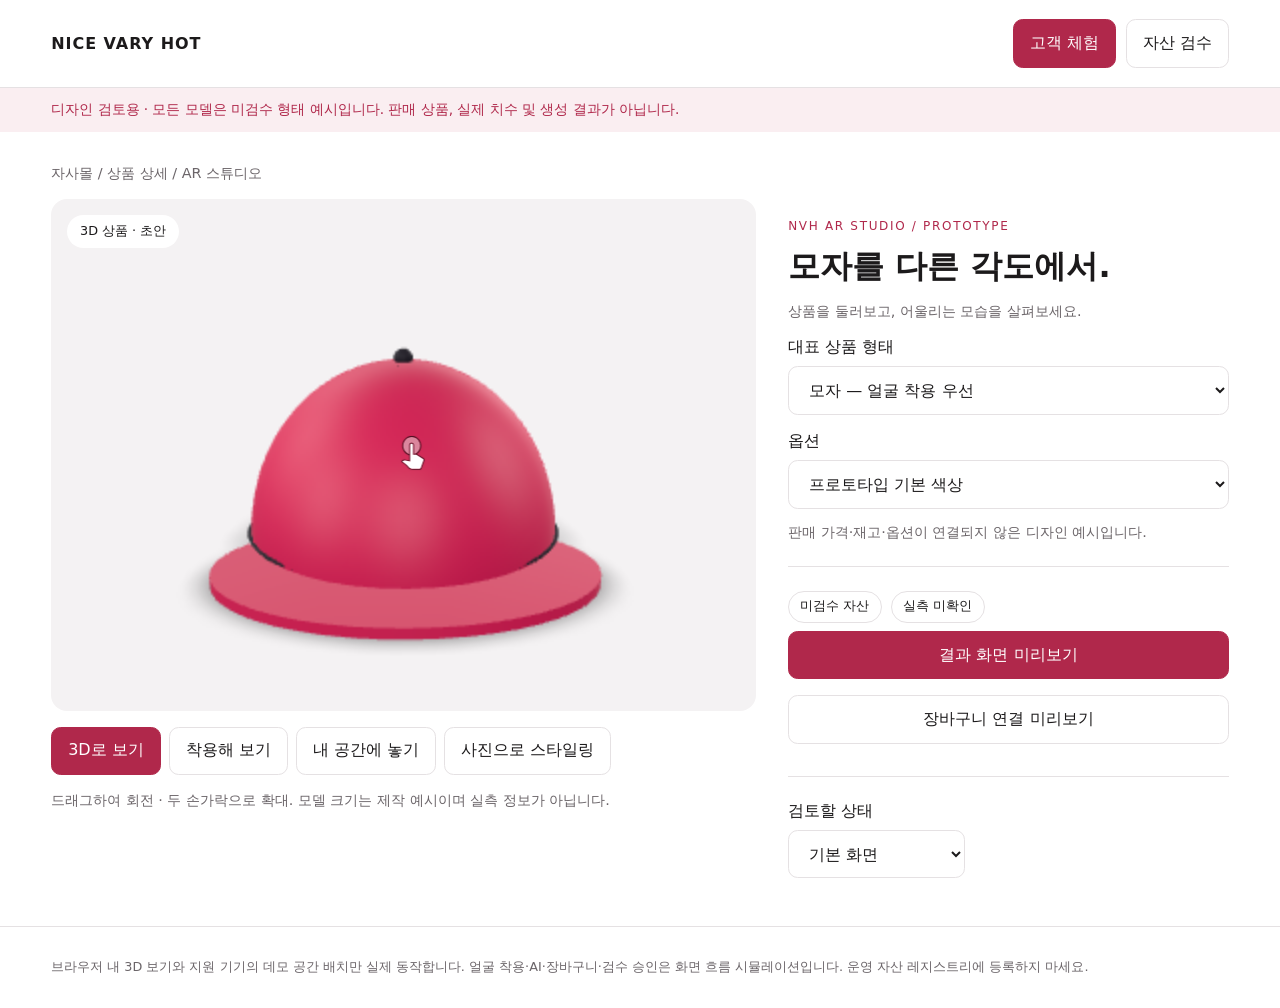
<file: ar/prototype.html>
<!doctype html>
<html lang="ko"><head><meta charset="utf-8"><meta name="viewport" content="width=device-width,initial-scale=1"><title>NVH AR — 디자인 프로토타입</title>
<script type="module" src="./vendor/model-viewer.min.js"></script>
<style>
:root{--bg:#fff;--panel:#f4f2f3;--ink:#1c1a1b;--ink-2:#6b6569;--line:#e5e1e3;--berry:#b0284b;--berry-tint:#faeef1;--warn-ink:#976319;font-family:system-ui,sans-serif;color:var(--ink);background:var(--bg)}*{box-sizing:border-box}body{margin:0}button,select,input{font:inherit}button,select{border:1px solid var(--line);background:var(--bg);padding:.8rem 1rem;border-radius:.6rem;color:var(--ink);cursor:pointer}button:focus-visible,select:focus-visible,a:focus-visible{outline:3px solid var(--berry);outline-offset:3px}button[aria-pressed=true],.primary{background:var(--berry);color:white;border-color:var(--berry)}button:disabled{cursor:not-allowed;opacity:.5}header{display:flex;justify-content:space-between;gap:1rem;align-items:center;border-bottom:1px solid var(--line);padding:1.2rem 4vw}header strong{letter-spacing:.06em}.notice{background:var(--berry-tint);color:var(--berry);padding:.8rem 4vw;font-size:.85rem}.shell{max-width:80rem;margin:auto;padding:2rem 4vw}.crumb,.muted{color:var(--ink-2);font-size:.9rem}.layout{display:grid;grid-template-columns:minmax(0,1.6fr) minmax(18rem,1fr);gap:2rem;margin-top:1rem}.stage{position:relative;background:var(--panel);border-radius:1rem;overflow:hidden;min-height:32rem}.stage model-viewer{width:100%;height:32rem;--poster-color:transparent}.tag{position:absolute;top:1rem;left:1rem;background:var(--bg);padding:.5rem .8rem;border-radius:2rem;font-size:.8rem;z-index:1}.modebar{display:flex;flex-wrap:wrap;gap:.5rem;margin:1rem 0}.panel{padding:1rem 0}h1{font-size:2rem;line-height:1.3;margin:.8rem 0}h2{font-size:1.2rem}.eyebrow{color:var(--berry);font-size:.75rem;letter-spacing:.14em}label{display:block;margin:1rem 0 .5rem}select{width:100%}.split{display:flex;gap:.6rem;flex-wrap:wrap}.full{width:100%;margin:.5rem 0}.divider{border-top:1px solid var(--line);margin:1.5rem 0}.overlay{position:absolute;inset:0;display:grid;place-content:center;padding:2rem;text-align:center;background:var(--panel)}[hidden]{display:none!important}.overlay p{max-width:24rem;line-height:1.6}.pill{border:1px solid var(--line);border-radius:2rem;padding:.4rem .7rem;font-size:.8rem}.status{padding:1rem;background:var(--berry-tint);border-radius:.5rem;line-height:1.6}.controls{display:flex;align-items:center;gap:.5rem;flex-wrap:wrap}.controls select{width:auto}dialog{max-width:34rem;width:calc(100% - 2rem);border:1px solid var(--line);border-radius:1rem;padding:2rem;color:var(--ink)}dialog::backdrop{background:rgba(28,26,27,.4)}dialog label{display:flex;gap:.6rem;align-items:flex-start;line-height:1.6}.review{display:grid;grid-template-columns:1fr 1fr;gap:1.5rem}.review input{width:100%;padding:.6rem;border:1px solid var(--line);border-radius:.4rem}.warning{color:var(--warn-ink)}footer{padding:2rem 4vw;border-top:1px solid var(--line);font-size:.8rem;color:var(--ink-2)}@media(max-width:720px){.layout,.review{grid-template-columns:1fr;gap:.5rem}.shell{padding:1rem}.stage,.stage model-viewer{min-height:23rem;height:23rem}header{padding:1rem;align-items:start}header .split{justify-content:end}h1{font-size:1.6rem}.panel{padding:.5rem}.modebar button{font-size:.85rem;padding:.65rem}.notice{padding:.7rem 1rem}.controls{margin-top:.5rem}}
</style></head><body>
<header><strong>NICE VARY HOT</strong><nav class="split" aria-label="프로토타입 화면"><button id="customerTab" aria-pressed="true">고객 체험</button><button id="adminTab" aria-pressed="false">자산 검수</button></nav></header>
<div class="notice">디자인 검토용 · 모든 모델은 미검수 형태 예시입니다. 판매 상품, 실제 치수 및 생성 결과가 아닙니다.</div>
<main class="shell"><div class="crumb">자사몰 / 상품 상세 / AR 스튜디오</div>
<section id="customer"><div class="layout"><div><div class="stage">
<span class="tag" id="stageTag">3D 상품 · 초안</span><model-viewer id="viewer" src="./prototypes/hat.glb" ios-src="./prototypes/hat.usdz" alt="실제 판매 제품이 아닌 모자 형태 예시" camera-controls touch-action="pan-y" shadow-intensity="1" exposure="1" ar ar-modes="webxr scene-viewer quick-look" ar-scale="fixed"><button slot="ar-button" style="position:absolute;bottom:1rem;left:1rem" id="spaceButton">내 공간에 놓기 (데모)</button></model-viewer>
<div class="overlay" id="overlay" hidden><h2 id="overlayTitle"></h2><p id="overlayText"></p><button id="retry">체험으로 돌아가기</button></div></div>
<div class="modebar" aria-label="체험 방식"><button data-mode="3d" aria-pressed="true">3D로 보기</button><button data-mode="face" aria-pressed="false">착용해 보기</button><button data-mode="space" aria-pressed="false">내 공간에 놓기</button><button data-mode="ai" aria-pressed="false">사진으로 스타일링</button></div>
<p class="muted" id="hint">드래그하여 회전 · 두 손가락으로 확대. 모델 크기는 제작 예시이며 실측 정보가 아닙니다.</p>
</div><aside class="panel"><span class="eyebrow">NVH AR STUDIO / PROTOTYPE</span><h1 id="productTitle">모자를 다른 각도에서.</h1><p class="muted">상품을 둘러보고, 어울리는 모습을 살펴보세요.</p><label for="product">대표 상품 형태</label><select id="product"><option value="hat">모자 — 얼굴 착용 우선</option><option value="keyboard">키보드 — 공간 소품</option><option value="tshirt">티셔츠 — 3D 상품 보기</option><option value="bag">가방 — 3D 상품 보기</option><option value="keyring">키링 — 3D 상품 보기</option></select><label for="variant">옵션</label><select id="variant"><option>프로토타입 기본 색상</option></select><p class="muted">판매 가격·재고·옵션이 연결되지 않은 디자인 예시입니다.</p><div class="divider"></div><div class="split"><span class="pill">미검수 자산</span><span class="pill">실측 미확인</span></div><button class="primary full" id="result">결과 화면 미리보기</button><button class="full" id="cart">장바구니 연결 미리보기</button><div id="message" class="status" role="status" hidden></div><div class="divider"></div><label for="state">검토할 상태</label><div class="controls"><select id="state"><option value="ready">기본 화면</option><option value="loading">모델 로딩</option><option value="denied">카메라 권한 거부</option><option value="lost">얼굴 추적 실패</option><option value="unsupported">AR 미지원 기기</option><option value="error">AI 생성 실패</option><option value="pending">AI 생성 중</option></select></div></aside></div></section>
<section id="admin" hidden><p class="eyebrow">ASSET REVIEW / PROTOTYPE</p><h1>상품 3D 자산 검수</h1><p class="muted">자료 제출 → 제작 초안 → 실물 대조 → 승인. 이 화면의 입력은 저장되지 않습니다.</p><div class="review"><div><model-viewer id="reviewViewer" src="./prototypes/hat.glb" alt="검수용 모자 초안" camera-controls style="width:100%;height:25rem;background:var(--panel);border-radius:1rem"></model-viewer><p class="warning">실물 사진 미제공 · 승인 불가</p><h2>파트너 자료 제출 안내</h2><p>정면·후면·양 측면·윗면 사진과 가로·세로·높이, 소재, 옵션별 색상을 준비하세요. 모자는 둘레와 챙 길이를 함께 확인합니다.</p></div><div><h2>착용 위치·형태 보정</h2><label for="offset">세로 위치 (시각 검토용)</label><input id="offset" type="range" min="-20" max="20" value="0"><label for="scale">모델 배율 (시각 검토용)</label><input id="scale" type="range" min="70" max="130" value="100"><label for="reviewNote">보완 메모</label><input id="reviewNote" placeholder="예: 챙 깊이 실측 자료 필요"><p class="muted">원점·방향·치수·옵션을 실물 자료와 대조한 뒤 게시합니다.</p><button id="requestChanges">보완 요청 미리보기</button><button disabled>승인 및 게시</button><p id="reviewStatus" role="status"></p></div></div></section>
</main>
<dialog id="consent"><h2>사진으로 스타일링</h2><p>실제 서비스에서는 로그인과 사진 처리 동의 후 AI 생성을 시작합니다. 원본은 처리 종료 후 삭제되며 결과 보관 기간과 처리 업체를 먼저 안내합니다.</p><p class="warning">현재는 디자인 예시입니다. 사진을 받거나 전송하지 않습니다.</p><label><input id="agree" type="checkbox">사진 처리 안내 화면을 확인했습니다 (프로토타입).</label><div class="split"><button id="closeConsent">닫기</button><button class="primary" id="simulate" disabled>생성 흐름 미리보기</button></div></dialog>
<footer>브라우저 내 3D 보기와 지원 기기의 데모 공간 배치만 실제 동작합니다. 얼굴 착용·AI·장바구니·검수 승인은 화면 흐름 시뮬레이션입니다. 운영 자산 레지스트리에 등록하지 마세요.</footer>
<script>
const $=id=>document.getElementById(id), names={hat:'모자',keyboard:'키보드',tshirt:'티셔츠',bag:'가방',keyring:'키링'};
let mode='3d',resultShown=false;
function message(text){$('message').hidden=false;$('message').textContent=text}
function overlay(title,text){$('overlay').hidden=false;$('overlayTitle').textContent=title;$('overlayText').textContent=text}
function reset(){ $('overlay').hidden=true;$('message').hidden=true;$('state').value='ready';resultShown=false; }
function setMode(next){reset();mode=next;document.querySelectorAll('[data-mode]').forEach(b=>b.setAttribute('aria-pressed',String(b.dataset.mode===mode)));if(mode==='face')overlay('카메라 체험 화면 예시','실제 얼굴 착용은 운영 체험 화면에서 제공됩니다. 모자 우선으로 얼굴 추적과 가림 처리를 검증합니다.');if(mode==='space')message('뷰어 안의 공간 배치 버튼을 사용하세요. 지원 기기에서만 데모 모델을 배치할 수 있습니다. 실제 상품 크기는 아닙니다.');if(mode==='ai')$('consent').showModal();}
document.querySelectorAll('[data-mode]').forEach(b=>b.onclick=()=>setMode(b.dataset.mode));
$('product').onchange=()=>{const id=$('product').value;reset();setMode('3d');$('viewer').src=`./prototypes/${id}.glb`;$('viewer').setAttribute('ios-src',`./prototypes/${id}.usdz`);$('viewer').alt=`실제 판매 제품이 아닌 ${names[id]} 형태 예시`;$('reviewViewer').src=`./prototypes/${id}.glb`;$('productTitle').textContent=`${names[id]}를 다른 각도에서.`;document.querySelector('[data-mode=face]').disabled=id!=='hat';};
$('state').onchange=()=>{const s=$('state').value;if(s==='ready')return reset();const states={loading:['3D 모델을 불러오고 있어요','로딩 상태 시뮬레이션입니다.'],denied:['카메라 접근을 허용해 주세요','브라우저 설정에서 권한을 변경하거나 3D 상품 보기로 이어갈 수 있어요.'],lost:['얼굴이 보이지 않아요','카메라를 눈높이에 두고 밝은 곳에서 정면을 바라봐 주세요.'],unsupported:['이 기기는 공간 배치를 지원하지 않아요','3D 화면에서 회전과 확대는 계속 사용할 수 있어요.'],error:['이미지를 만들지 못했어요','실패 상태 예시입니다. 운영에서는 작업 상태와 원본 삭제 상태를 별도로 확인합니다.'],pending:['AI 착용 이미지 생성 중','생성 상태 예시입니다. 실제 사진은 처리되지 않습니다.']};overlay(...states[s]);};
$('retry').onclick=()=>setMode('3d');$('agree').onchange=()=>{$('simulate').disabled=!$('agree').checked};$('closeConsent').onclick=()=>{$('consent').close();setMode('3d')};$('simulate').onclick=()=>{$('consent').close();overlay('AI 착용 이미지 생성 중','시뮬레이션입니다. 결과 화면 미리보기를 눌러 다음 흐름을 살펴보세요.')};
$('result').onclick=()=>{reset();resultShown=true;overlay('결과 화면 구성','실제 생성 이미지가 없는 화면 예시입니다. 저장된 결과에서는 원본 비교를 제공하지 않으며 다운로드·삭제·구매로 연결합니다.');message('결과 상태: 디자인 예시 · 실제 생성·저장·원본 삭제 요청은 없습니다.')};
$('cart').onclick=()=>message('장바구니 연결 예시: 선택 상품과 옵션을 유지하고, 운영 서버에서 가격·재고를 확인한 뒤 추가합니다. 데모 상품은 담지 않습니다.');
$('adminTab').onclick=()=>{$('admin').hidden=false;$('customer').hidden=true;$('adminTab').setAttribute('aria-pressed','true');$('customerTab').setAttribute('aria-pressed','false')};$('customerTab').onclick=()=>{$('admin').hidden=true;$('customer').hidden=false;$('adminTab').setAttribute('aria-pressed','false');$('customerTab').setAttribute('aria-pressed','true')};
$('scale').oninput=()=>{const s=Number($('scale').value)/100;$('reviewViewer').setAttribute('scale',`${s} ${s} ${s}`)};$('offset').oninput=()=>{$('reviewViewer').setAttribute('camera-target',`auto ${Number($('offset').value)/100}m auto`)};$('requestChanges').onclick=()=>{$('reviewStatus').textContent='보완 요청 화면 예시입니다. 파트너에게 발송하거나 저장하지 않았습니다.'};
$('viewer').addEventListener('error',()=>overlay('3D 미리보기를 불러오지 못했어요','자산 파일과 로컬 뷰어 번들을 확인한 후 다시 열어 주세요.'));
</script></body></html>
</file>
